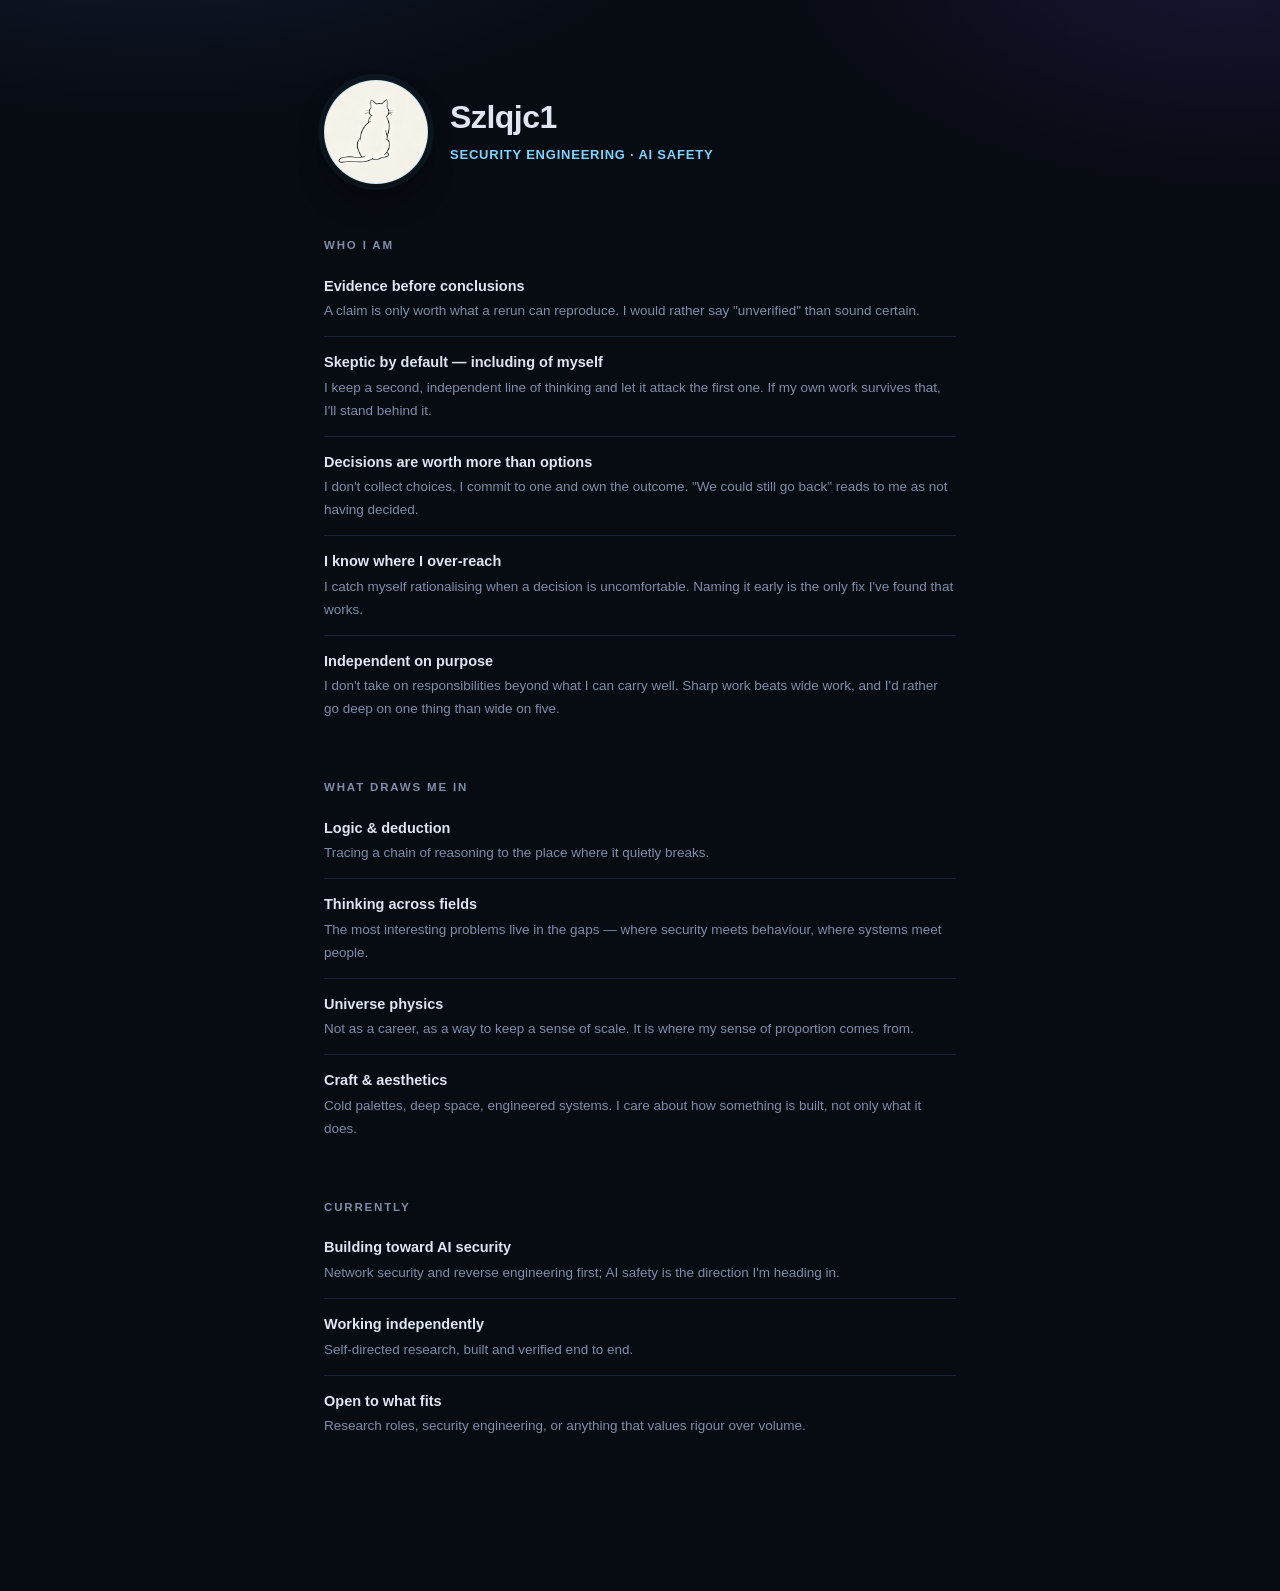
<file: index.html>
<!DOCTYPE html>
<html lang="en">
<head>
<meta charset="utf-8" />
<meta name="viewport" content="width=device-width,initial-scale=1" />
<title>Szlqjc1</title>
<meta name="description" content="Szlqjc1 — security engineering and AI safety." />
<meta name="theme-color" content="#070b12" />
<link rel="icon" href="favicon.ico" sizes="any" />
<link rel="stylesheet" href="css/style.css" />
<script src="js/main.js" defer></script>
</head>
<body>
<main>

  <header>
    <img class="avatar" src="assets/photo.jpg" width="104" height="104"
         alt="Minimal line drawing of a cat on a cream background" />
    <div class="identity">
      <h1>Szlqjc1</h1>
      <div class="role">Security Engineering · AI Safety</div>
    </div>
  </header>

  <section>
    <h2>Who I Am</h2>
    <ul>
      <li><span class="t">Evidence before conclusions</span><span class="d">A claim is only worth what a rerun can reproduce. I would rather say "unverified" than sound certain.</span></li>
      <li><span class="t">Skeptic by default — including of myself</span><span class="d">I keep a second, independent line of thinking and let it attack the first one. If my own work survives that, I'll stand behind it.</span></li>
      <li><span class="t">Decisions are worth more than options</span><span class="d">I don't collect choices, I commit to one and own the outcome. "We could still go back" reads to me as not having decided.</span></li>
      <li><span class="t">I know where I over-reach</span><span class="d">I catch myself rationalising when a decision is uncomfortable. Naming it early is the only fix I've found that works.</span></li>
      <li><span class="t">Independent on purpose</span><span class="d">I don't take on responsibilities beyond what I can carry well. Sharp work beats wide work, and I'd rather go deep on one thing than wide on five.</span></li>
    </ul>
  </section>

  <section>
    <h2>What Draws Me In</h2>
    <ul>
      <li><span class="t">Logic &amp; deduction</span><span class="d">Tracing a chain of reasoning to the place where it quietly breaks.</span></li>
      <li><span class="t">Thinking across fields</span><span class="d">The most interesting problems live in the gaps — where security meets behaviour, where systems meet people.</span></li>
      <li><span class="t">Universe physics</span><span class="d">Not as a career, as a way to keep a sense of scale. It is where my sense of proportion comes from.</span></li>
      <li><span class="t">Craft &amp; aesthetics</span><span class="d">Cold palettes, deep space, engineered systems. I care about how something is built, not only what it does.</span></li>
    </ul>
  </section>

  <section>
    <h2>Currently</h2>
    <ul>
      <li><span class="t">Building toward AI security</span><span class="d">Network security and reverse engineering first; AI safety is the direction I'm heading in.</span></li>
      <li><span class="t">Working independently</span><span class="d">Self-directed research, built and verified end to end.</span></li>
      <li><span class="t">Open to what fits</span><span class="d">Research roles, security engineering, or anything that values rigour over volume.</span></li>
    </ul>
  </section>

</main>
</body>
</html>
</file>
<file: css/style.css>
:root{
  --bg:#070b12; --surface:#0d1220; --line:#1b2436;
  --text:#dfe6f2; --muted:#7f8da8; --accent:#7dd3fc;
  --avatar:104px;
}

*{box-sizing:border-box}

html{color-scheme:dark}

body{
  margin:0;
  background:
    radial-gradient(1000px 520px at 12% -12%, #16203a 0%, transparent 60%),
    radial-gradient(820px 460px at 96% -4%, #1b1536 0%, transparent 55%),
    var(--bg);
  color:var(--text);
  font-family:ui-sans-serif,-apple-system,"Segoe UI",Roboto,Helvetica,Arial,sans-serif;
  font-size:15px;line-height:1.7;-webkit-font-smoothing:antialiased;
}

main{max-width:680px;margin:0 auto;padding:80px 24px 96px}

header{
  margin-bottom:52px;
  display:flex;
  align-items:center;
  gap:22px;
}

.avatar{
  width:var(--avatar);
  height:var(--avatar);
  flex:0 0 auto;
  border-radius:50%;
  object-fit:cover;
  background:#f5f2e9;
  border:1px solid rgba(125,211,252,.35);
  box-shadow:
    0 0 0 6px rgba(125,211,252,.05),
    0 18px 40px -18px rgba(0,0,0,.9);
}

.identity{min-width:0}

h1{font-size:32px;line-height:1.15;margin:0 0 10px;letter-spacing:-.015em;font-weight:650}

.role{
  font-size:13px;color:var(--accent);
  letter-spacing:.06em;text-transform:uppercase;font-weight:600;
  line-height:1.45;
}

section{margin-bottom:44px}

h2{
  font-size:11.5px;letter-spacing:.16em;text-transform:uppercase;
  color:var(--muted);font-weight:600;margin:0 0 18px;
}

ul{list-style:none;margin:0;padding:0}

li{padding:13px 0;border-top:1px solid var(--line)}
li:first-child{border-top:0;padding-top:0}

.t{font-size:14.5px;font-weight:600;display:block;margin-bottom:2px}
.d{font-size:13.5px;color:var(--muted);display:block}

@media (max-width:560px){
  main{padding:56px 20px 72px}
  :root{--avatar:80px}
  header{gap:16px;margin-bottom:44px}
  h1{font-size:28px}
  .role{font-size:11.5px;letter-spacing:.05em}
}

@media (prefers-reduced-motion:no-preference){
  .avatar{transition:box-shadow .25s ease}
  .avatar:hover{box-shadow:0 0 0 6px rgba(125,211,252,.1),0 18px 40px -18px rgba(0,0,0,.9)}
}

@media print{
  body{background:#fff;color:#111}
  main{max-width:none;padding:0}
  .role,.d{color:#444}
  .avatar{box-shadow:none;border-color:#ccc}
}
</file>
